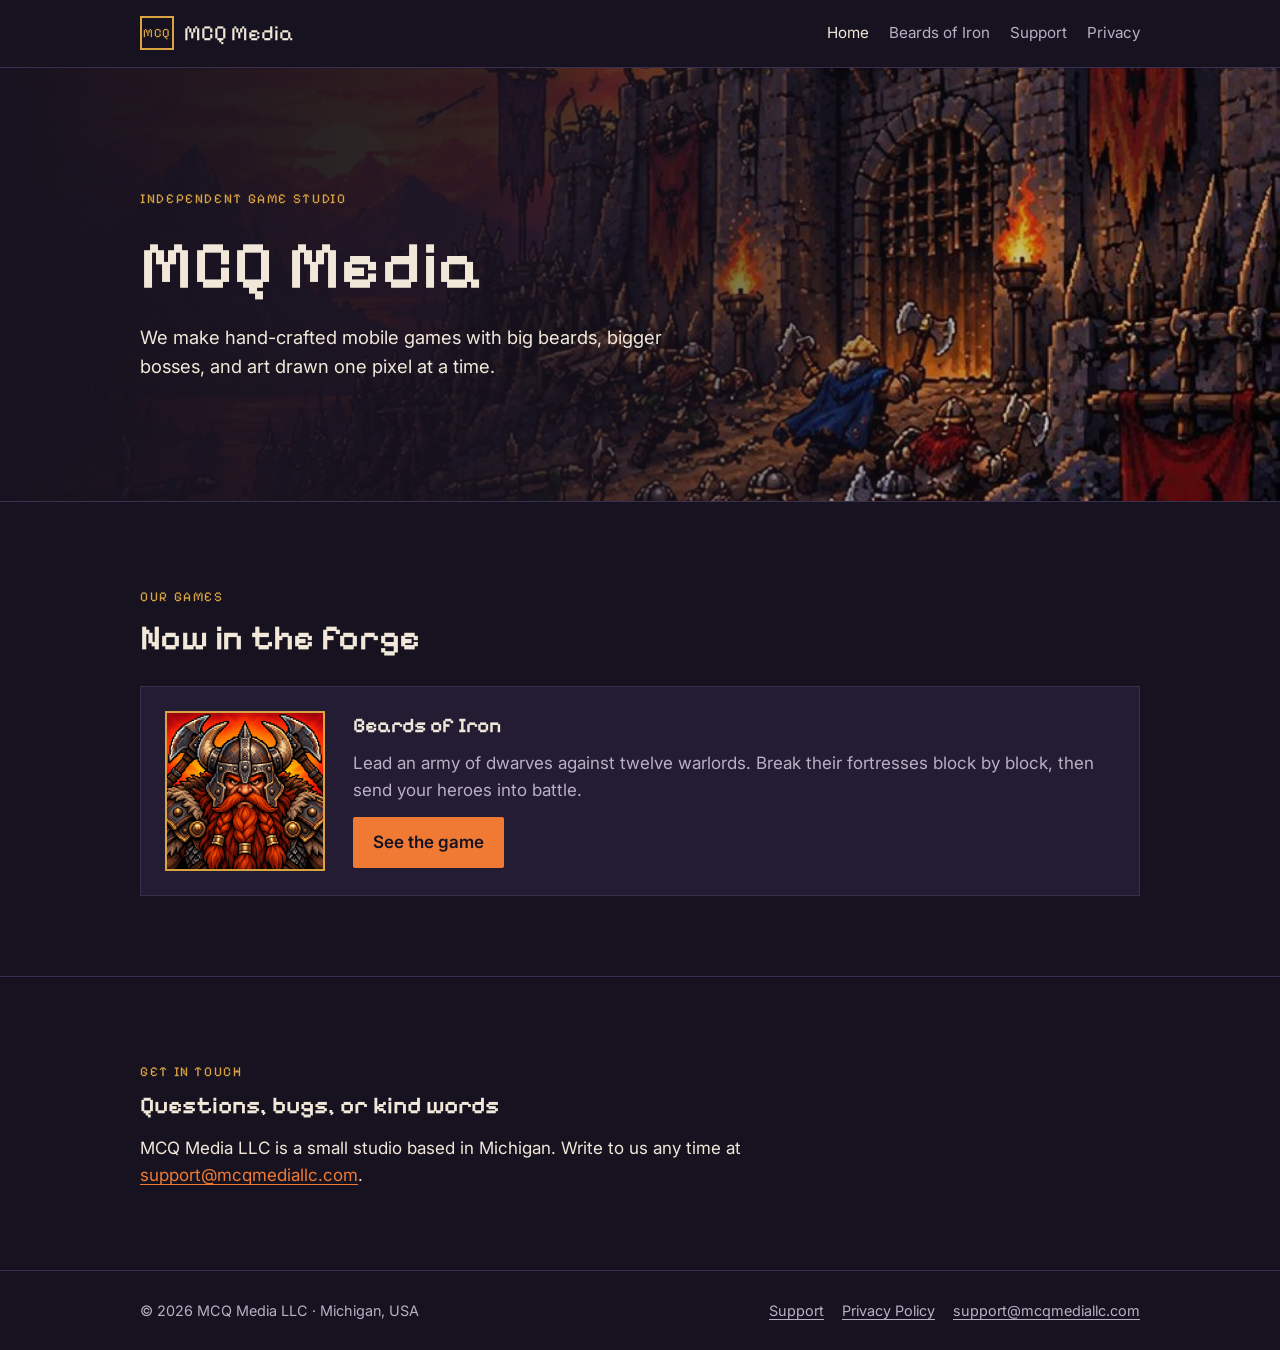
<file: index.html>
<!doctype html>
<html lang="en">
<head>
  <meta charset="utf-8">
  <meta name="viewport" content="width=device-width, initial-scale=1, viewport-fit=cover">
  <title>MCQ Media</title>
  <meta name="description" content="MCQ Media LLC is an independent game studio in Michigan, maker of Beards of Iron.">
  <link rel="icon" type="image/png" href="favicon.png">
  <link rel="apple-touch-icon" href="icon-180.png">
  <meta property="og:title" content="MCQ Media">
  <meta property="og:description" content="MCQ Media LLC is an independent game studio in Michigan, maker of Beards of Iron.">
  <meta property="og:image" content="https://mcqmediallc.com/icon-512.png">
  <link rel="preconnect" href="https://fonts.googleapis.com">
  <link rel="preconnect" href="https://fonts.gstatic.com" crossorigin>
  <link rel="stylesheet" href="https://fonts.googleapis.com/css2?family=Inter:wght@400;600&family=Pixelify+Sans:wght@500;600&display=swap">
  <link rel="stylesheet" href="style.css">
</head>
<body>
  <header class="site-header">
    <div class="wrap">
      <a class="brand" href="index.html"><span class="brand-mark" aria-hidden="true">MCQ</span>MCQ Media</a>
      <nav class="site-nav" aria-label="Main">
        <a href="index.html" aria-current="page">Home</a>
        <a href="beards-of-iron.html">Beards of Iron</a>
        <a href="support.html">Support</a>
        <a href="privacy.html">Privacy</a>
      </nav>
    </div>
  </header>
  <main>
    <div class="hero">
      <div class="hero-art" style="background-image:url('siege-wide.jpg')"></div>
      <div class="wrap">
        <span class="label">Independent game studio</span>
        <h1>MCQ Media</h1>
        <p class="lede">We make hand-crafted mobile games with big beards, bigger bosses, and art drawn one pixel at a time.</p>
      </div>
    </div>
    <section>
      <div class="wrap">
        <span class="label">Our games</span>
        <h2 style="margin-top:8px">Now in the forge</h2>
        <div class="game-card">
          <img src="icon-512.png" alt="Beards of Iron app icon: a red-bearded dwarf in a horned helmet between two axes">
          <div class="body">
            <h3>Beards of Iron</h3>
            <p>Lead an army of dwarves against twelve warlords. Break their fortresses block by block, then send your heroes into battle.</p>
            <a class="btn" href="beards-of-iron.html">See the game</a>
          </div>
        </div>
      </div>
    </section>
    <section>
      <div class="wrap prose">
        <span class="label">Get in touch</span>
        <h2 style="margin-top:8px">Questions, bugs, or kind words</h2>
        <p>MCQ Media LLC is a small studio based in Michigan. Write to us any time at <a href="mailto:support@mcqmediallc.com">support@mcqmediallc.com</a>.</p>
      </div>
    </section>
  </main>
  <footer class="site-footer">
    <div class="wrap">
      <span>&copy; 2026 MCQ Media LLC &middot; Michigan, USA</span>
      <nav aria-label="Footer">
        <a href="support.html">Support</a>
        <a href="privacy.html">Privacy Policy</a>
        <a href="mailto:support@mcqmediallc.com">support@mcqmediallc.com</a>
      </nav>
    </div>
  </footer>
</body>
</html>
</file>
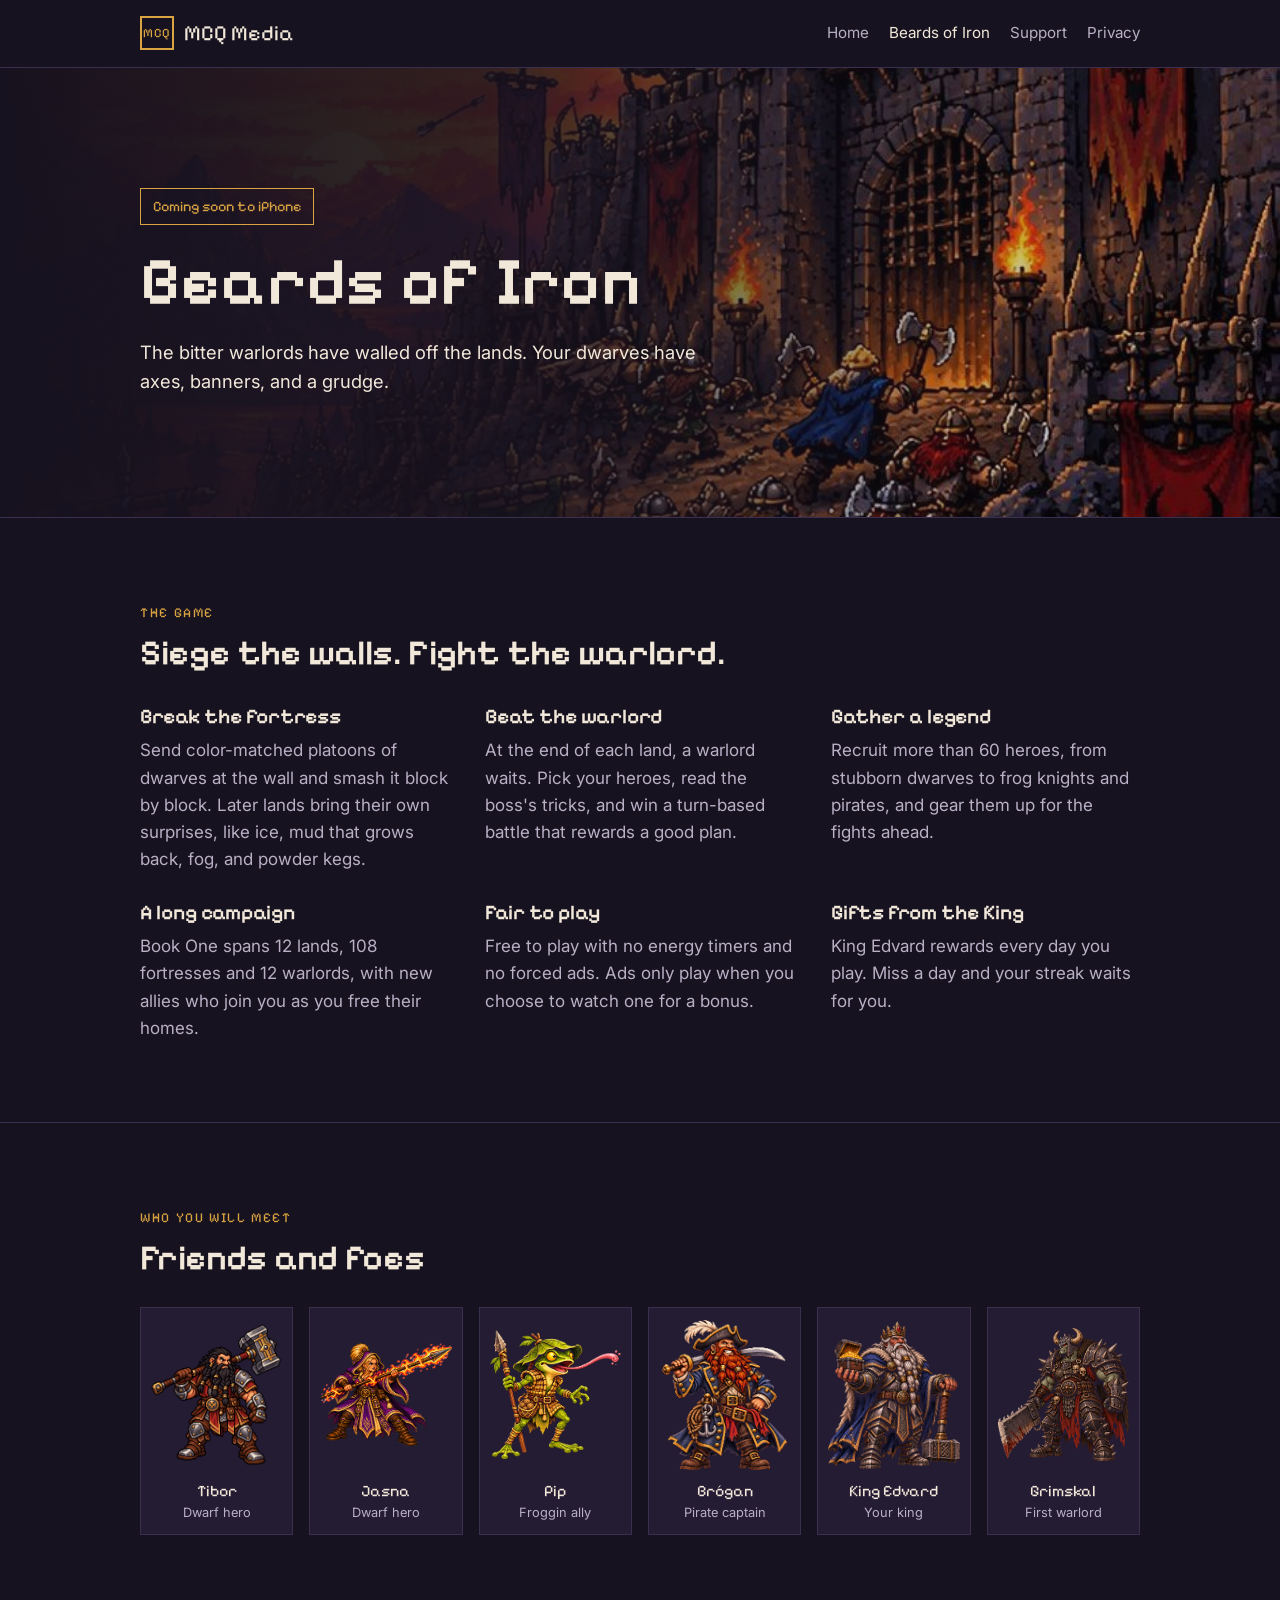
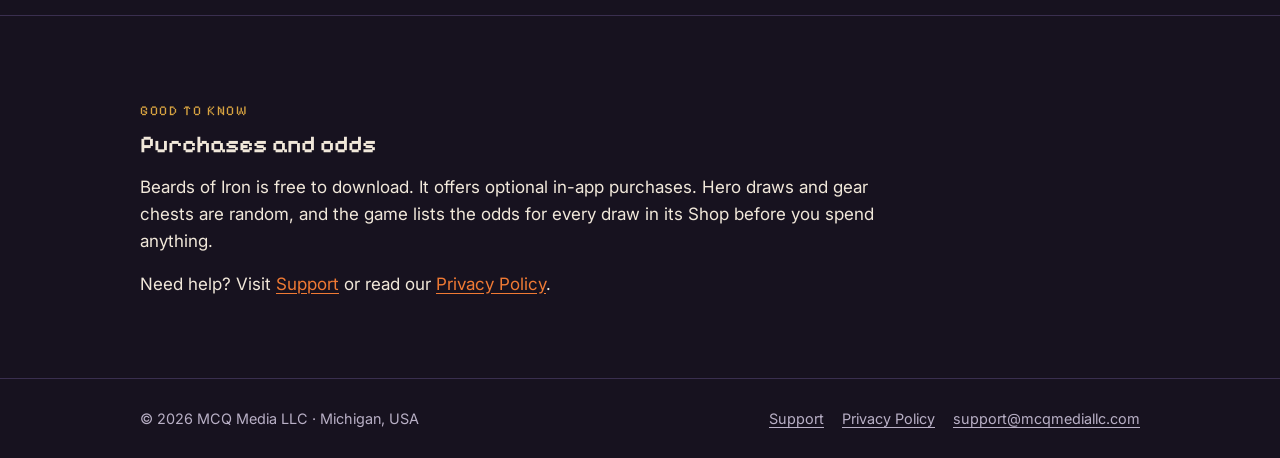
<file: beards-of-iron.html>
<!doctype html>
<html lang="en">
<head>
  <meta charset="utf-8">
  <meta name="viewport" content="width=device-width, initial-scale=1, viewport-fit=cover">
  <title>Beards of Iron</title>
  <meta name="description" content="Lead an army of dwarves against twelve warlords. Coming soon to iPhone.">
  <link rel="icon" type="image/png" href="favicon.png">
  <link rel="apple-touch-icon" href="icon-180.png">
  <meta property="og:title" content="Beards of Iron">
  <meta property="og:description" content="Lead an army of dwarves against twelve warlords. Coming soon to iPhone.">
  <meta property="og:image" content="https://mcqmediallc.com/icon-512.png">
  <link rel="preconnect" href="https://fonts.googleapis.com">
  <link rel="preconnect" href="https://fonts.gstatic.com" crossorigin>
  <link rel="stylesheet" href="https://fonts.googleapis.com/css2?family=Inter:wght@400;600&family=Pixelify+Sans:wght@500;600&display=swap">
  <link rel="stylesheet" href="style.css">
</head>
<body>
  <header class="site-header">
    <div class="wrap">
      <a class="brand" href="index.html"><span class="brand-mark" aria-hidden="true">MCQ</span>MCQ Media</a>
      <nav class="site-nav" aria-label="Main">
        <a href="index.html">Home</a>
        <a href="beards-of-iron.html" aria-current="page">Beards of Iron</a>
        <a href="support.html">Support</a>
        <a href="privacy.html">Privacy</a>
      </nav>
    </div>
  </header>
  <main>
    <div class="hero">
      <div class="hero-art" style="background-image:url('siege-wide.jpg')"></div>
      <div class="wrap">
        <span class="badge">Coming soon to iPhone</span>
        <h1>Beards of Iron</h1>
        <p class="lede">The bitter warlords have walled off the lands. Your dwarves have axes, banners, and a grudge.</p>
      </div>
    </div>
    <section>
      <div class="wrap">
        <span class="label">The game</span>
        <h2 style="margin-top:8px">Siege the walls. Fight the warlord.</h2>
        <div class="features">
          <div class="feature">
            <h3>Break the fortress</h3>
            <p>Send color-matched platoons of dwarves at the wall and smash it block by block. Later lands bring their own surprises, like ice, mud that grows back, fog, and powder kegs.</p>
          </div>
          <div class="feature">
            <h3>Beat the warlord</h3>
            <p>At the end of each land, a warlord waits. Pick your heroes, read the boss's tricks, and win a turn-based battle that rewards a good plan.</p>
          </div>
          <div class="feature">
            <h3>Gather a legend</h3>
            <p>Recruit more than 60 heroes, from stubborn dwarves to frog knights and pirates, and gear them up for the fights ahead.</p>
          </div>
          <div class="feature">
            <h3>A long campaign</h3>
            <p>Book One spans 12 lands, 108 fortresses and 12 warlords, with new allies who join you as you free their homes.</p>
          </div>
          <div class="feature">
            <h3>Fair to play</h3>
            <p>Free to play with no energy timers and no forced ads. Ads only play when you choose to watch one for a bonus.</p>
          </div>
          <div class="feature">
            <h3>Gifts from the King</h3>
            <p>King Edvard rewards every day you play. Miss a day and your streak waits for you.</p>
          </div>
        </div>
      </div>
    </section>
    <section>
      <div class="wrap">
        <span class="label">Who you will meet</span>
        <h2 style="margin-top:8px">Friends and foes</h2>
        <div class="roster">
          <figure><img src="tibor.png" alt="Tibor, a dwarf hero"><figcaption>Tibor<span>Dwarf hero</span></figcaption></figure>
          <figure><img src="jasna.png" alt="Jasna, a dwarf hero"><figcaption>Jasna<span>Dwarf hero</span></figcaption></figure>
          <figure><img src="pip.png" alt="Pip, a Froggin hero"><figcaption>Pip<span>Froggin ally</span></figcaption></figure>
          <figure><img src="brogan.png" alt="Captain Brogan, a pirate hero"><figcaption>Brógan<span>Pirate captain</span></figcaption></figure>
          <figure><img src="king-edvard.png" alt="King Edvard of the dwarves"><figcaption>King Edvard<span>Your king</span></figcaption></figure>
          <figure><img src="grimskal.png" alt="Grimskal, the first warlord"><figcaption>Grimskal<span>First warlord</span></figcaption></figure>
        </div>
      </div>
    </section>
    <section>
      <div class="wrap prose">
        <span class="label">Good to know</span>
        <h2 style="margin-top:8px">Purchases and odds</h2>
        <p>Beards of Iron is free to download. It offers optional in-app purchases. Hero draws and gear chests are random, and the game lists the odds for every draw in its Shop before you spend anything.</p>
        <p>Need help? Visit <a href="support.html">Support</a> or read our <a href="privacy.html">Privacy Policy</a>.</p>
      </div>
    </section>
  </main>
  <footer class="site-footer">
    <div class="wrap">
      <span>&copy; 2026 MCQ Media LLC &middot; Michigan, USA</span>
      <nav aria-label="Footer">
        <a href="support.html">Support</a>
        <a href="privacy.html">Privacy Policy</a>
        <a href="mailto:support@mcqmediallc.com">support@mcqmediallc.com</a>
      </nav>
    </div>
  </footer>
</body>
</html>
</file>
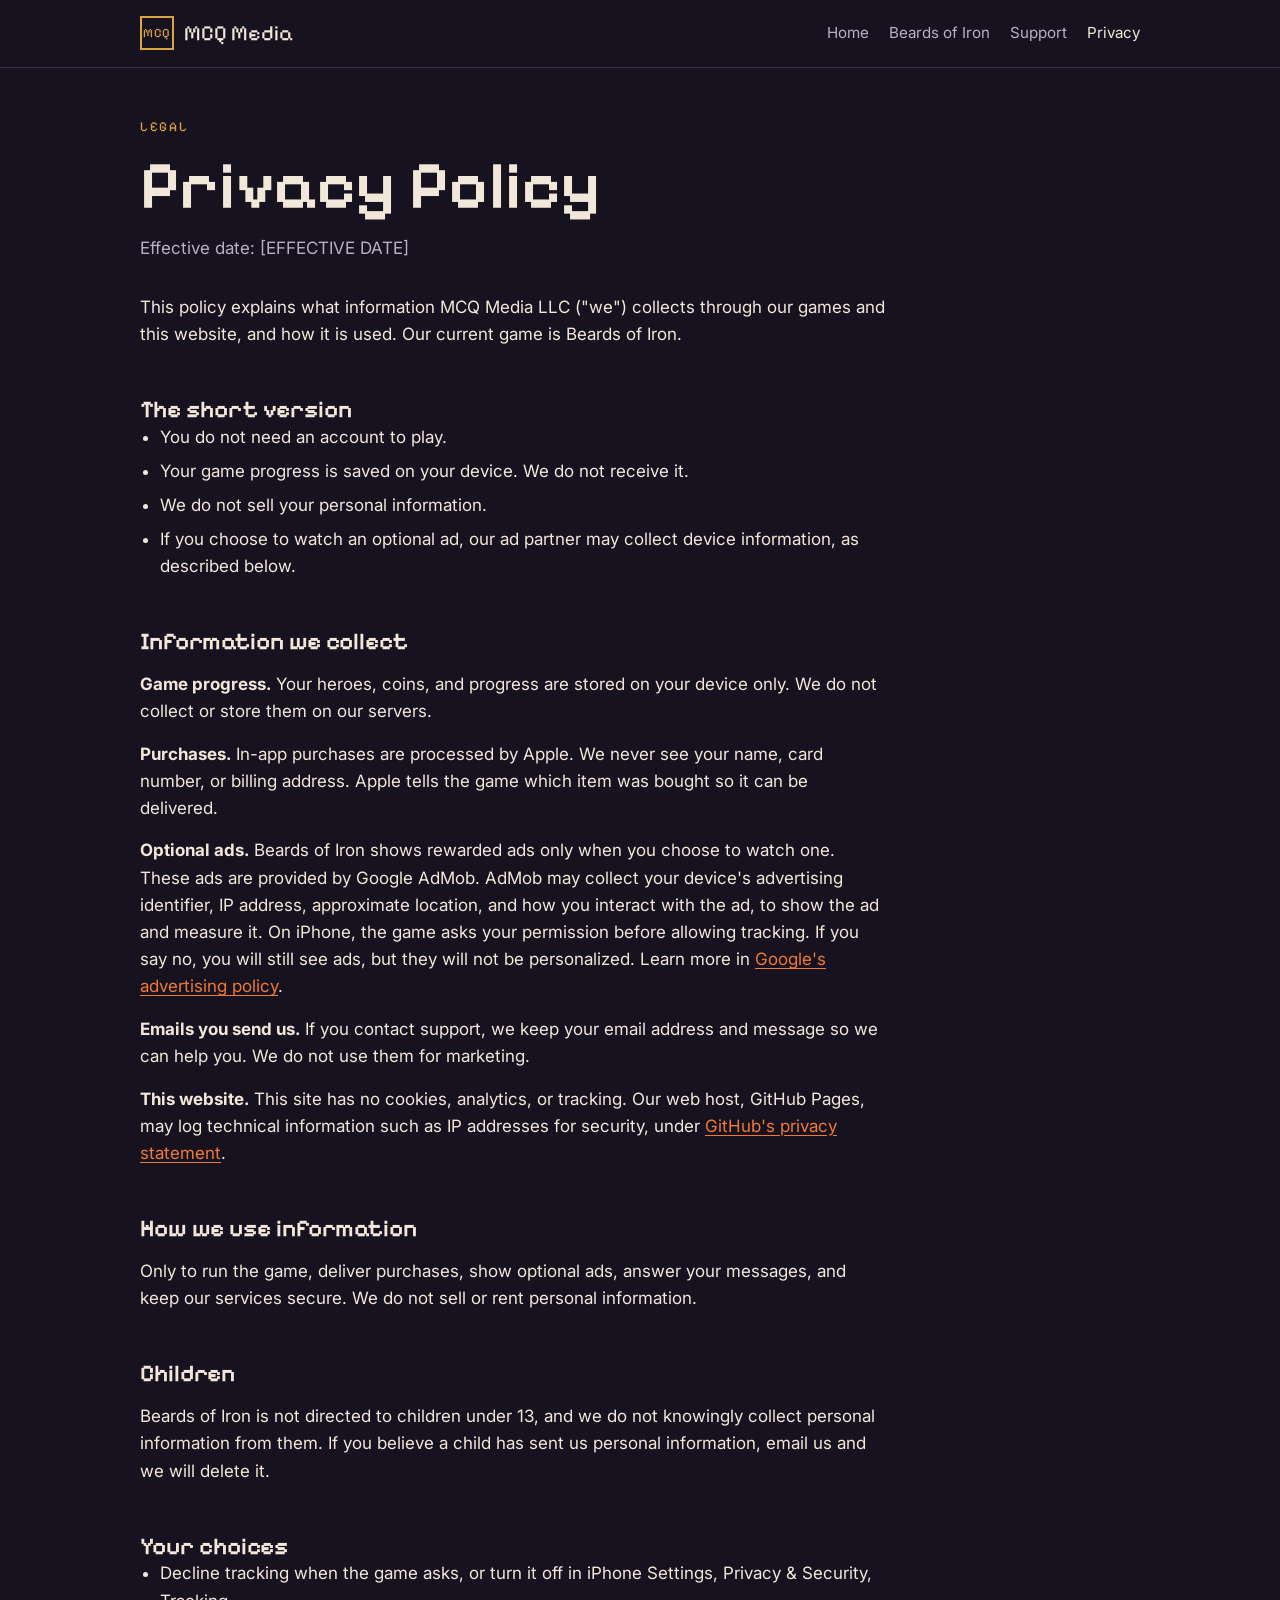
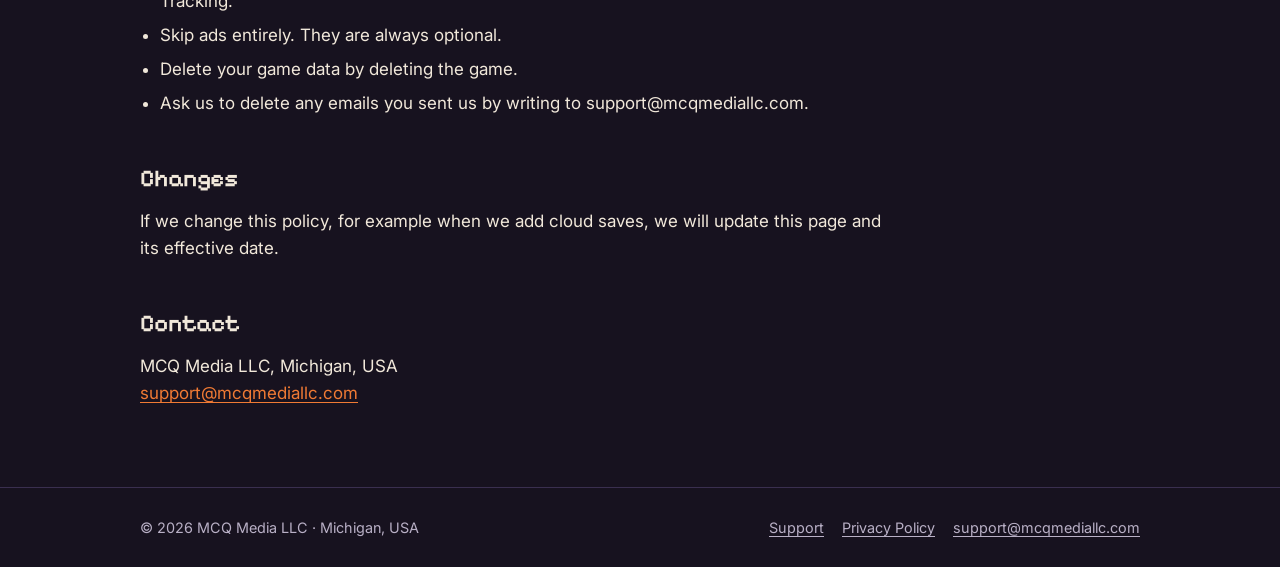
<file: privacy.html>
<!doctype html>
<html lang="en">
<head>
  <meta charset="utf-8">
  <meta name="viewport" content="width=device-width, initial-scale=1, viewport-fit=cover">
  <title>Privacy Policy | MCQ Media</title>
  <meta name="description" content="How MCQ Media LLC handles information in its games and website.">
  <link rel="icon" type="image/png" href="favicon.png">
  <link rel="apple-touch-icon" href="icon-180.png">
  <meta property="og:title" content="Privacy Policy | MCQ Media">
  <meta property="og:description" content="How MCQ Media LLC handles information in its games and website.">
  <meta property="og:image" content="https://mcqmediallc.com/icon-512.png">
  <link rel="preconnect" href="https://fonts.googleapis.com">
  <link rel="preconnect" href="https://fonts.gstatic.com" crossorigin>
  <link rel="stylesheet" href="https://fonts.googleapis.com/css2?family=Inter:wght@400;600&family=Pixelify+Sans:wght@500;600&display=swap">
  <link rel="stylesheet" href="style.css">
</head>
<body>
  <header class="site-header">
    <div class="wrap">
      <a class="brand" href="index.html"><span class="brand-mark" aria-hidden="true">MCQ</span>MCQ Media</a>
      <nav class="site-nav" aria-label="Main">
        <a href="index.html">Home</a>
        <a href="beards-of-iron.html">Beards of Iron</a>
        <a href="support.html">Support</a>
        <a href="privacy.html" aria-current="page">Privacy</a>
      </nav>
    </div>
  </header>
  <main>
    <div class="wrap page-head">
      <span class="label">Legal</span>
      <h1>Privacy Policy</h1>
      <p class="muted" style="color:var(--ash)">Effective date: [EFFECTIVE DATE]</p>
    </div>
    <section style="padding-top:24px">
      <div class="wrap prose">
        <p>This policy explains what information MCQ Media LLC ("we") collects through our games and this website, and how it is used. Our current game is Beards of Iron.</p>

        <h2>The short version</h2>
        <ul>
          <li>You do not need an account to play.</li>
          <li>Your game progress is saved on your device. We do not receive it.</li>
          <li>We do not sell your personal information.</li>
          <li>If you choose to watch an optional ad, our ad partner may collect device information, as described below.</li>
        </ul>

        <h2>Information we collect</h2>
        <p><strong>Game progress.</strong> Your heroes, coins, and progress are stored on your device only. We do not collect or store them on our servers.</p>
        <p><strong>Purchases.</strong> In-app purchases are processed by Apple. We never see your name, card number, or billing address. Apple tells the game which item was bought so it can be delivered.</p>
        <p><strong>Optional ads.</strong> Beards of Iron shows rewarded ads only when you choose to watch one. These ads are provided by Google AdMob. AdMob may collect your device's advertising identifier, IP address, approximate location, and how you interact with the ad, to show the ad and measure it. On iPhone, the game asks your permission before allowing tracking. If you say no, you will still see ads, but they will not be personalized. Learn more in <a href="https://policies.google.com/technologies/ads" rel="noopener">Google's advertising policy</a>.</p>
        <p><strong>Emails you send us.</strong> If you contact support, we keep your email address and message so we can help you. We do not use them for marketing.</p>
        <p><strong>This website.</strong> This site has no cookies, analytics, or tracking. Our web host, GitHub Pages, may log technical information such as IP addresses for security, under <a href="https://docs.github.com/en/site-policy/privacy-policies/github-general-privacy-statement" rel="noopener">GitHub's privacy statement</a>.</p>

        <h2>How we use information</h2>
        <p>Only to run the game, deliver purchases, show optional ads, answer your messages, and keep our services secure. We do not sell or rent personal information.</p>

        <h2>Children</h2>
        <p>Beards of Iron is not directed to children under 13, and we do not knowingly collect personal information from them. If you believe a child has sent us personal information, email us and we will delete it.</p>

        <h2>Your choices</h2>
        <ul>
          <li>Decline tracking when the game asks, or turn it off in iPhone Settings, Privacy &amp; Security, Tracking.</li>
          <li>Skip ads entirely. They are always optional.</li>
          <li>Delete your game data by deleting the game.</li>
          <li>Ask us to delete any emails you sent us by writing to support@mcqmediallc.com.</li>
        </ul>

        <h2>Changes</h2>
        <p>If we change this policy, for example when we add cloud saves, we will update this page and its effective date.</p>

        <h2>Contact</h2>
        <p>MCQ Media LLC, Michigan, USA<br><a href="mailto:support@mcqmediallc.com">support@mcqmediallc.com</a></p>
      </div>
    </section>
  </main>
  <footer class="site-footer">
    <div class="wrap">
      <span>&copy; 2026 MCQ Media LLC &middot; Michigan, USA</span>
      <nav aria-label="Footer">
        <a href="support.html">Support</a>
        <a href="privacy.html">Privacy Policy</a>
        <a href="mailto:support@mcqmediallc.com">support@mcqmediallc.com</a>
      </nav>
    </div>
  </footer>
</body>
</html>
</file>
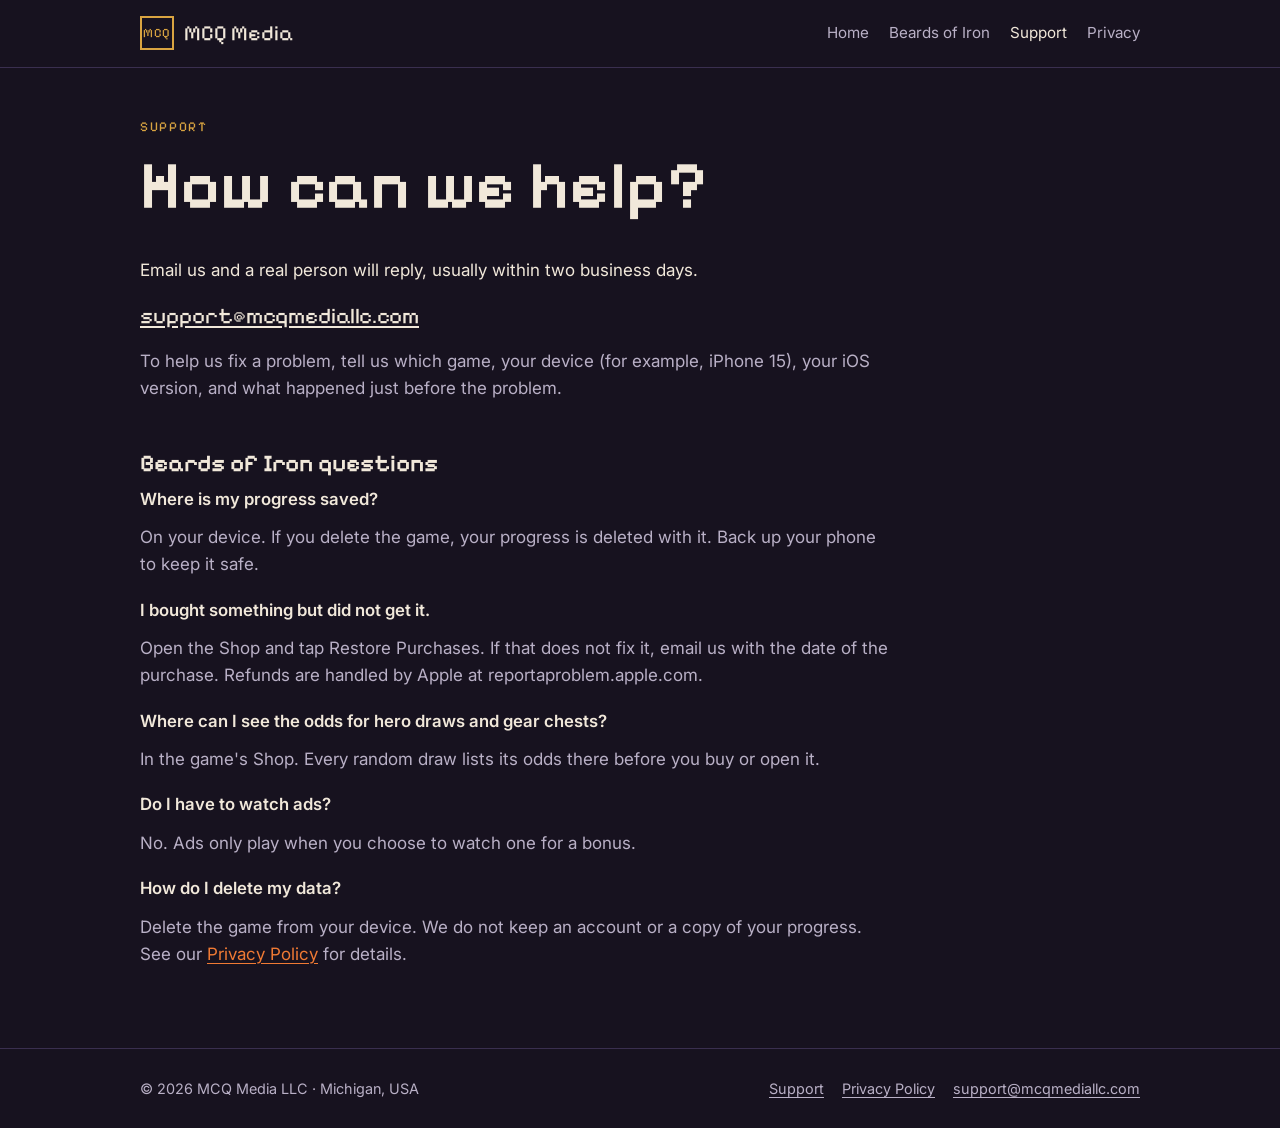
<file: support.html>
<!doctype html>
<html lang="en">
<head>
  <meta charset="utf-8">
  <meta name="viewport" content="width=device-width, initial-scale=1, viewport-fit=cover">
  <title>Support | MCQ Media</title>
  <meta name="description" content="Get help with MCQ Media games, including Beards of Iron.">
  <link rel="icon" type="image/png" href="favicon.png">
  <link rel="apple-touch-icon" href="icon-180.png">
  <meta property="og:title" content="Support | MCQ Media">
  <meta property="og:description" content="Get help with MCQ Media games, including Beards of Iron.">
  <meta property="og:image" content="https://mcqmediallc.com/icon-512.png">
  <link rel="preconnect" href="https://fonts.googleapis.com">
  <link rel="preconnect" href="https://fonts.gstatic.com" crossorigin>
  <link rel="stylesheet" href="https://fonts.googleapis.com/css2?family=Inter:wght@400;600&family=Pixelify+Sans:wght@500;600&display=swap">
  <link rel="stylesheet" href="style.css">
</head>
<body>
  <header class="site-header">
    <div class="wrap">
      <a class="brand" href="index.html"><span class="brand-mark" aria-hidden="true">MCQ</span>MCQ Media</a>
      <nav class="site-nav" aria-label="Main">
        <a href="index.html">Home</a>
        <a href="beards-of-iron.html">Beards of Iron</a>
        <a href="support.html" aria-current="page">Support</a>
        <a href="privacy.html">Privacy</a>
      </nav>
    </div>
  </header>
  <main>
    <div class="wrap page-head">
      <span class="label">Support</span>
      <h1>How can we help?</h1>
    </div>
    <section style="padding-top:24px">
      <div class="wrap prose">
        <p>Email us and a real person will reply, usually within two business days.</p>
        <p style="margin-top:14px"><a class="email" href="mailto:support@mcqmediallc.com">support@mcqmediallc.com</a></p>
        <p class="muted" style="margin-top:14px">To help us fix a problem, tell us which game, your device (for example, iPhone 15), your iOS version, and what happened just before the problem.</p>
        <h2>Beards of Iron questions</h2>
        <div class="faq">
          <div>
            <h3>Where is my progress saved?</h3>
            <p>On your device. If you delete the game, your progress is deleted with it. Back up your phone to keep it safe.</p>
          </div>
          <div>
            <h3>I bought something but did not get it.</h3>
            <p>Open the Shop and tap Restore Purchases. If that does not fix it, email us with the date of the purchase. Refunds are handled by Apple at reportaproblem.apple.com.</p>
          </div>
          <div>
            <h3>Where can I see the odds for hero draws and gear chests?</h3>
            <p>In the game's Shop. Every random draw lists its odds there before you buy or open it.</p>
          </div>
          <div>
            <h3>Do I have to watch ads?</h3>
            <p>No. Ads only play when you choose to watch one for a bonus.</p>
          </div>
          <div>
            <h3>How do I delete my data?</h3>
            <p>Delete the game from your device. We do not keep an account or a copy of your progress. See our <a href="privacy.html">Privacy Policy</a> for details.</p>
          </div>
        </div>
      </div>
    </section>
  </main>
  <footer class="site-footer">
    <div class="wrap">
      <span>&copy; 2026 MCQ Media LLC &middot; Michigan, USA</span>
      <nav aria-label="Footer">
        <a href="support.html">Support</a>
        <a href="privacy.html">Privacy Policy</a>
        <a href="mailto:support@mcqmediallc.com">support@mcqmediallc.com</a>
      </nav>
    </div>
  </footer>
</body>
</html>
</file>
<file: style.css>
/* MCQ Media: dusk-over-the-siege palette taken from the Beards of Iron title art.
   Deliberately dark, single theme. Pixel display face for headings, Inter for reading. */
:root {
  --night: #17121f;     /* page ground, purple-black of the night sky */
  --dusk: #241c33;      /* raised panels */
  --dusk-line: #3a2f4f; /* hairlines on panels */
  --ember: #f07a34;     /* forge fire, links and calls to action */
  --brass: #d9a441;     /* helmet bands, small labels */
  --bone: #f1e8da;      /* main text */
  --ash: #b9b0c6;       /* secondary text */
  --font-display: "Pixelify Sans", "Courier New", monospace;
  --font-body: "Inter", -apple-system, BlinkMacSystemFont, "Segoe UI", Roboto, sans-serif;
  color-scheme: dark;
}

* { box-sizing: border-box; }
html { -webkit-text-size-adjust: 100%; }
body {
  margin: 0;
  background: var(--night);
  color: var(--bone);
  font-family: var(--font-body);
  font-size: 17px;
  line-height: 1.6;
}
img { max-width: 100%; height: auto; display: block; }
a { color: var(--ember); text-underline-offset: 3px; }
a:hover { color: var(--brass); }
a:focus-visible, button:focus-visible { outline: 2px solid var(--brass); outline-offset: 3px; border-radius: 4px; }

.wrap {
  max-width: 1040px;
  margin: 0 auto;
  padding-left: max(20px, env(safe-area-inset-left, 0px));
  padding-right: max(20px, env(safe-area-inset-right, 0px));
}

h1, h2, h3 { font-family: var(--font-display); font-weight: 600; line-height: 1.15; text-wrap: balance; margin: 0; }
h1 { font-size: clamp(2.4rem, 7vw, 4.2rem); letter-spacing: 0.01em; }
h2 { font-size: clamp(1.6rem, 4vw, 2.2rem); }
h3 { font-size: 1.3rem; }
p { margin: 0; }
.prose p + p, .prose p + ul, .prose ul + p, .prose h2 + p, .prose h3 + p { margin-top: 0.9em; }
.label {
  font-family: var(--font-display);
  text-transform: uppercase;
  letter-spacing: 0.12em;
  font-size: 0.85rem;
  color: var(--brass);
}

/* Header */
.site-header { border-bottom: 1px solid var(--dusk-line); }
.site-header .wrap { display: flex; flex-wrap: wrap; align-items: center; justify-content: space-between; gap: 12px 24px; padding-block: 16px; }
.brand { display: flex; align-items: center; gap: 10px; color: var(--bone); text-decoration: none; font-family: var(--font-display); font-size: 1.35rem; }
.brand-mark { width: 34px; height: 34px; border: 2px solid var(--brass); display: grid; place-items: center; font-size: 0.8rem; color: var(--brass); letter-spacing: 0.04em; }
.site-nav { display: flex; flex-wrap: wrap; gap: 6px 20px; font-size: 0.95rem; }
.site-nav a { color: var(--ash); text-decoration: none; }
.site-nav a:hover, .site-nav a[aria-current="page"] { color: var(--bone); }

/* Hero with the siege painting */
.hero { position: relative; overflow: hidden; border-bottom: 1px solid var(--dusk-line); }
.hero-art { position: absolute; inset: 0; background: var(--night) center 62% / cover no-repeat; }
.hero-art::after { content: ""; position: absolute; inset: 0; background: linear-gradient(90deg, var(--night) 0%, rgba(23,18,31,0.88) 38%, rgba(23,18,31,0.25) 75%, rgba(23,18,31,0.1) 100%); }
.hero .wrap { position: relative; padding-block: clamp(56px, 10vw, 120px); display: grid; gap: 18px; max-width: 1040px; }
.hero .lede { max-width: 34ch; font-size: 1.15rem; color: var(--bone); }
.hero .wrap > * { max-width: 560px; }

.badge { display: inline-flex; align-items: center; gap: 8px; padding: 6px 12px; border: 1px solid var(--brass); color: var(--brass); font-family: var(--font-display); font-size: 0.9rem; width: fit-content; }
.btn { display: inline-block; padding: 12px 20px; background: var(--ember); color: var(--night); font-weight: 600; text-decoration: none; border-radius: 2px; width: fit-content; }
.btn:hover { background: var(--brass); color: var(--night); }

section { padding-block: clamp(48px, 7vw, 80px); }
section + section { border-top: 1px solid var(--dusk-line); }

/* Game feature list */
.features { display: grid; grid-template-columns: repeat(auto-fit, minmax(240px, 1fr)); gap: 28px 36px; margin-top: 32px; }
.feature { display: grid; gap: 8px; min-width: 0; align-content: start; }
.feature p { color: var(--ash); }

/* Portrait strip */
.roster { display: grid; grid-template-columns: repeat(auto-fit, minmax(130px, 1fr)); gap: 16px; margin-top: 28px; }
.roster figure { margin: 0; background: var(--dusk); border: 1px solid var(--dusk-line); padding: 12px 10px 10px; display: grid; gap: 8px; justify-items: center; }
.roster img { height: 150px; width: auto; object-fit: contain; }
.roster figcaption { font-family: var(--font-display); font-size: 1rem; text-align: center; }
.roster figcaption span { display: block; font-family: var(--font-body); font-size: 0.8rem; color: var(--ash); }

/* Studio game card */
.game-card { display: grid; grid-template-columns: 160px 1fr; gap: 28px; align-items: center; background: var(--dusk); border: 1px solid var(--dusk-line); padding: 24px; margin-top: 28px; }
.game-card img { width: 160px; height: 160px; border: 2px solid var(--brass); }
.game-card .body { display: grid; gap: 12px; min-width: 0; }
.game-card p { color: var(--ash); }
@media (max-width: 560px) {
  .game-card { grid-template-columns: 1fr; }
  .game-card img { width: 120px; height: 120px; }
}

/* Plain reading pages */
.page-head { padding-block: 48px 8px; display: grid; gap: 10px; }
.prose > * { max-width: 68ch; }
.prose h2 { font-size: 1.5rem; margin-top: 2em; }
.prose ul { padding-left: 1.2em; margin: 0; }
.prose li + li { margin-top: 0.4em; }
.prose .muted { color: var(--ash); }
.email { font-family: var(--font-display); font-size: 1.4rem; color: var(--bone); user-select: all; }
.faq { display: grid; gap: 22px; margin-top: 12px; }
.faq h3 { font-family: var(--font-body); font-size: 1.05rem; font-weight: 600; }
.faq p { color: var(--ash); margin-top: 4px; }

.site-footer { border-top: 1px solid var(--dusk-line); padding-block: 28px; color: var(--ash); font-size: 0.9rem; }
.site-footer .wrap { display: flex; flex-wrap: wrap; gap: 8px 24px; justify-content: space-between; }
.site-footer nav { display: flex; flex-wrap: wrap; gap: 6px 18px; }
.site-footer a { color: var(--ash); }

@media (max-width: 640px) {
  .hero-art { background-position: 70% 60%; }
  .hero-art::after { background: linear-gradient(180deg, rgba(23,18,31,0.55) 0%, rgba(23,18,31,0.85) 55%, var(--night) 100%); }
}
@media (prefers-reduced-motion: no-preference) {
  .btn { transition: background-color 120ms ease; }
}
</file>
